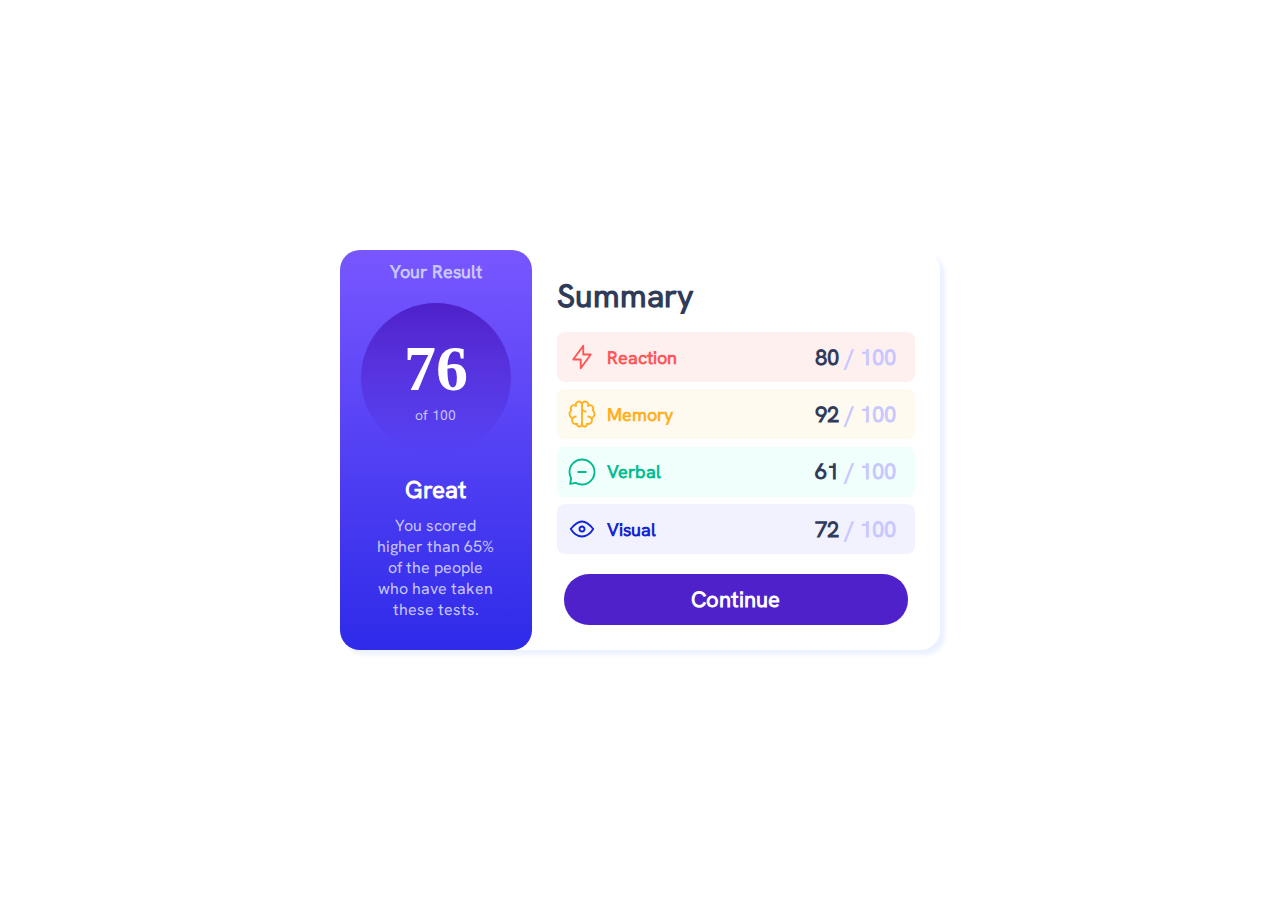
<file: #2-ResultSummary/index.html>
<!DOCTYPE html>
<html lang="en">
    <head>
        <meta charset="UTF-8" />
        <meta name="viewport" content="width=device-width, initial-scale=1.0" />
        <!-- Favicon -->
        <link
            rel="shortcut icon"
            href="./assets/images/favicon-32x32.png"
            type="image/x-icon"
        />
        <!-- Title of the webpage -->
        <title>Result Summary</title>
        <!-- Linking external stylesheet -->
        <link rel="stylesheet" href="style.css" />
    </head>
    <body>
        <div class="container">
            <!-- Left side -->
            <div class="left-side">
                <div class="left-heading">
                    <p>Your Result</p>
                </div>
                <div class="result-detail">
                    <h1>76</h1>
                    <p>of 100</p>
                </div>
                <div class="result-remark">
                    <h1>Great</h1>
                    <p>
                        You scored higher than 65% of the people who have taken
                        these tests.
                    </p>
                </div>
            </div>
            <!-- Right side -->
            <div class="right-side">
                <div class="right-heading">
                    <h1 class="summary">Summary</h1>
                </div>
                <div class="summary-details">
                    <div class="item reaction">
                        <div class="leftSide">
                            <img src="./assets/images/icon-reaction.svg" />
                            <p>Reaction</p>
                        </div>
                        <div class="rightSide">
                            <p><span>80</span> / 100</p>
                        </div>
                    </div>
                    <div class="item memory">
                        <div class="leftSide">
                            <img src="./assets/images/icon-memory.svg" />
                            <p>Memory</p>
                        </div>
                        <div class="rightSide">
                            <p><span>92</span> / 100</p>
                        </div>
                    </div>
                    <div class="item verbal">
                        <div class="leftSide">
                            <img src="./assets/images/icon-verbal.svg" />
                            <p>Verbal</p>
                        </div>
                        <div class="rightSide">
                            <p><span>61</span> / 100</p>
                        </div>
                    </div>
                    <div class="item visual">
                        <div class="leftSide">
                            <img src="./assets/images/icon-visual.svg" />
                            <p>Visual</p>
                        </div>
                        <div class="rightSide">
                            <p><span>72</span> / 100</p>
                        </div>
                    </div>
                </div>
                <div class="right-btn">
                    <button>Continue</button>
                </div>
            </div>
        </div>
    </body>
</html>
</file>
<file: #2-ResultSummary/style.css>
* {
    margin: 0;
    padding: 0;
    font-family: 'HankenGrotesk-VariableFont', sans-serif;
    box-sizing: border-box;
}

@font-face {
    font-family: 'HankenGrotesk-VariableFont';
    src: url('./assets/fonts/HankenGrotesk-VariableFont_wght.ttf');
    font-size: normal;
    font-weight: normal;
}

:root {
    --primary-background: hsl(252, 100%, 67%);
    --primary-background-2: hsl(241, 81%, 54%);

    --secondary-background: hsla(256, 72%, 46%, 1);
    --secondary-background-2: hsla(241, 72%, 46%, 0);

    --red-accent: hsl(0, 100%, 67%);
    --orange-accent: hsl(39, 100%, 56%);
    --green-accent: hsl(166, 100%, 37%);
    --blue-accent: hsl(234, 85%, 45%);

    --neutral-white: hsl(0, 0%, 100%);
    --neutral-blue: hsl(221, 100%, 96%);
    --font-color: hsl(241, 100%, 89%);
    --button-background: hsl(224, 30%, 27%);
}

body {
    max-width: 1440px;
    height: 100vh;
    background: #fff;
}

.container {
    width: 600px;
    height: 400px;
    border-radius: 20px;
    color: var(--font-color);
    position: absolute;
    top: 50%;
    left: 50%;
    transform: translate(-50%, -50%);
    box-shadow: 5px 5px 5px var(--neutral-blue);
    display: flex;
    flex-direction: row;
}

/* Left side */
.left-side {
    width: 50%;
    height: 100%;
    border-radius: 20px;
    background: linear-gradient(
        180deg,
        var(--primary-background),
        var(--primary-background-2)
    );
    display: flex;
    flex-direction: column;
    justify-content: space-around;
    align-items: center;
}

.left-side .left-heading {
    font-size: 18px;
    font-weight: 600;
}

.left-side .result-detail {
    width: 150px;
    height: 150px;
    border-radius: 50%;
    background: linear-gradient(
        180deg,
        var(--secondary-background),
        var(--secondary-background-2)
    );
    display: flex;
    flex-direction: column;
    justify-content: center;
    align-items: center;
}

.left-side .result-detail h1 {
    font-size: 4rem;
    color: var(--neutral-white);
    font-family: 'assets/fonts/HankenGrotesk-VariableFont_wght.ttf';
}

.left-side .result-detail p {
    font-size: 14px;
}

.left-side .result-remark {
    display: flex;
    flex-direction: column;
    justify-content: space-between;
    text-align: center;
    gap: 10px;
    margin-bottom: 20px;
}

.left-side .result-remark h1 {
    font-size: 24px;
    font-weight: 700;
    color: var(--neutral-white);
}

.left-side .result-remark p {
    font-size: 16px;
    margin: 0 35px;
}

/* Right side */
.right-side {
    width: 100%;
    margin: 5px;
    padding: 20px;
    border-radius: 20px;
    display: flex;
    flex-direction: column;
    align-items: center;
    justify-content: space-between;
}

.right-heading {
    align-self: flex-start;
}

.summary {
    color: var(--button-background);
}

.summary-details {
    width: 100%;
    height: 100%;
    margin: 15px 0 20px;
    display: flex;
    flex-direction: column;
    justify-content: space-between;
    align-items: center;
}

.item {
    width: 100%;
    height: 50px;
    border-radius: 8px;
    padding: 10px;
    display: flex;
    justify-content: space-between;
    align-items: center;
}

.leftSide {
    height: 100%;
    width: 100px;
    font-size: 18px;
    font-weight: 600;
    display: flex;
    justify-content: flex-start;
    gap: 10px;
    align-items: center;
}

.leftSide img {
    height: 100%;
}

.rightSide {
    height: 100%;
    width: 100px;
    font-size: 22px;
    font-weight: 600;
    display: flex;
    justify-content: center;
    align-items: center;
}

.rightSide p {
    color: var(--font-color);
}

.rightSide p span {
    color: var(--button-background);
}

.reaction {
    color: var(--red-accent);
    background-color: hsl(0, 100%, 97%);
}

.memory {
    color: var(--orange-accent);
    background-color: hsl(39, 100%, 97%);
}

.verbal {
    color: var(--green-accent);
    background-color: hsl(166, 100%, 97%);
}

.visual {
    color: var(--blue-accent);
    background-color: hsl(234, 85%, 97%);
}

/* Button */
.right-btn {
    width: 96%;
    height: 80px;
    display: flex;
    justify-content: center;
    align-items: center;
}

.right-btn button {
    border: none;
    border-radius: 25px;
    width: 100%;
    height: 100%;
    background-color: var(--secondary-background);
    color: white;
    font-size: 22px;
    font-weight: 700;
    transition: all 0.3s ease;
}

.right-btn button:hover {
    transform: scale(0.96);
}
</file>
